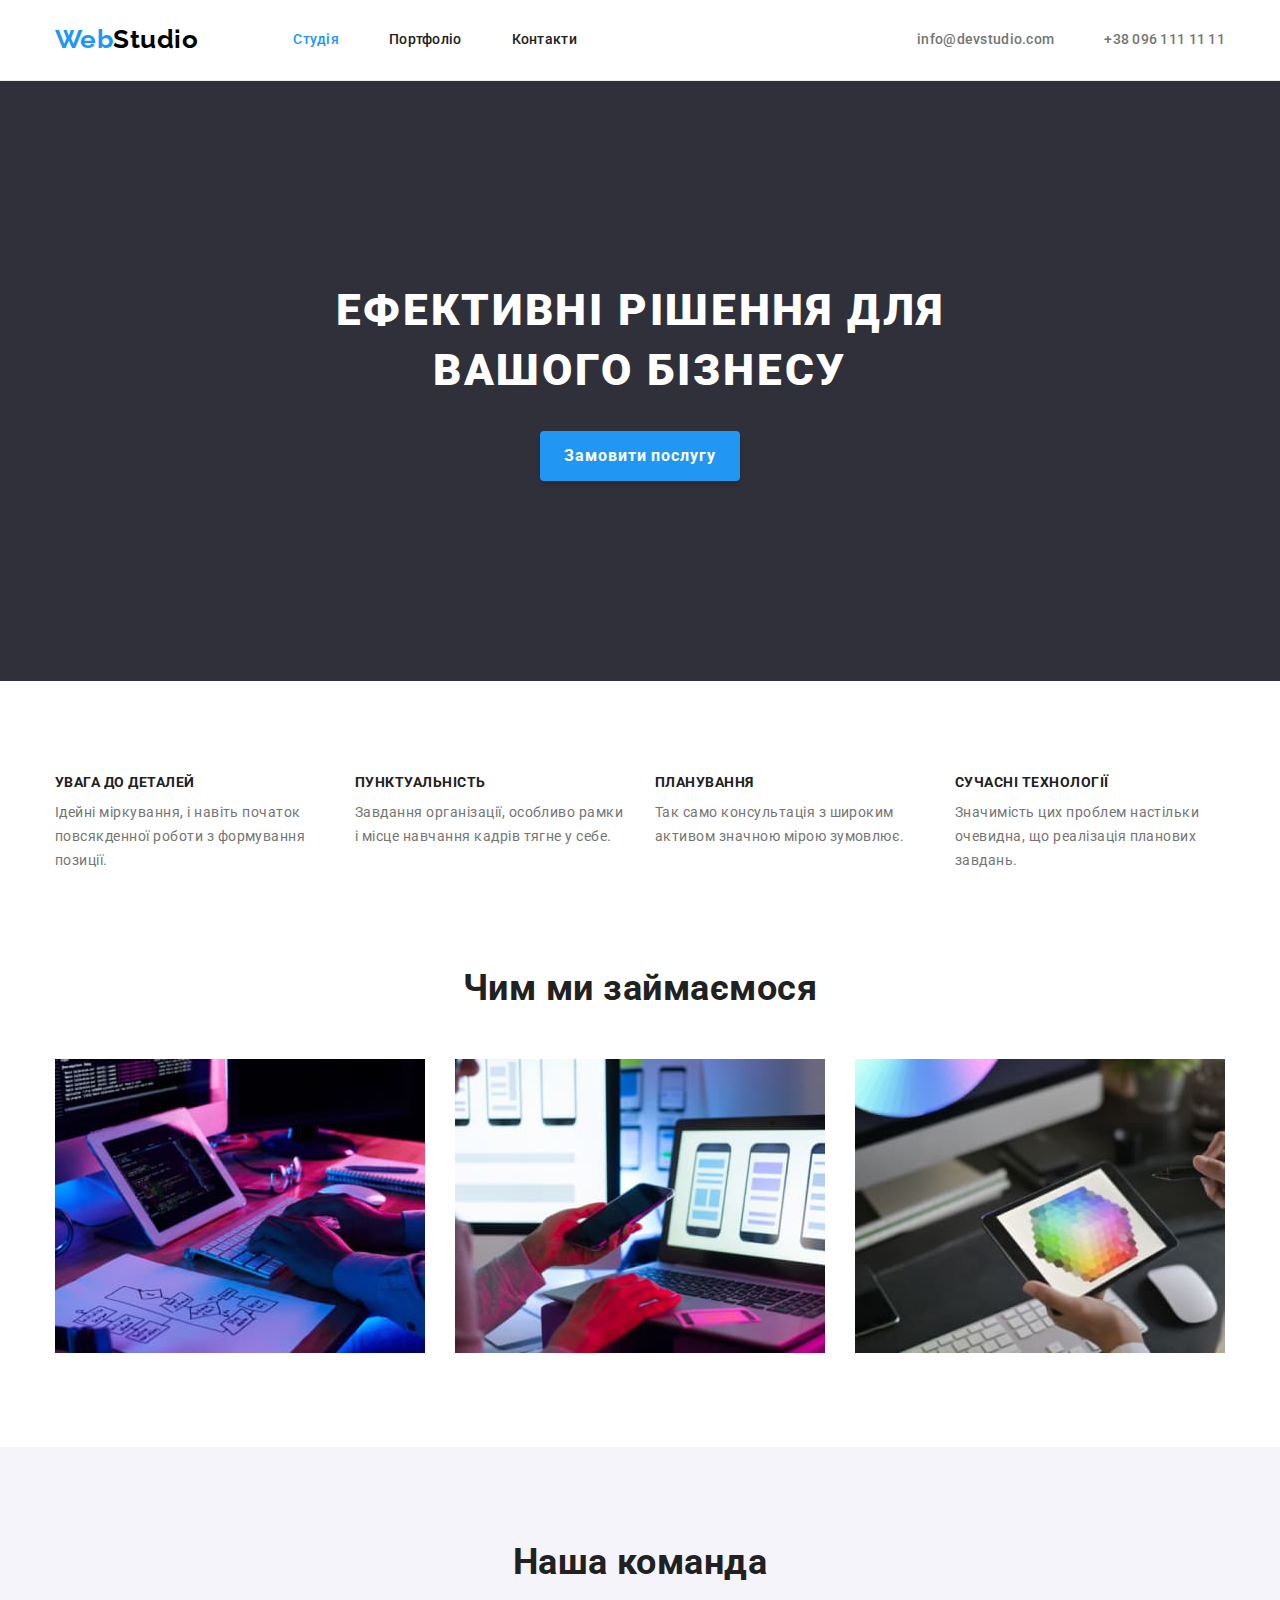
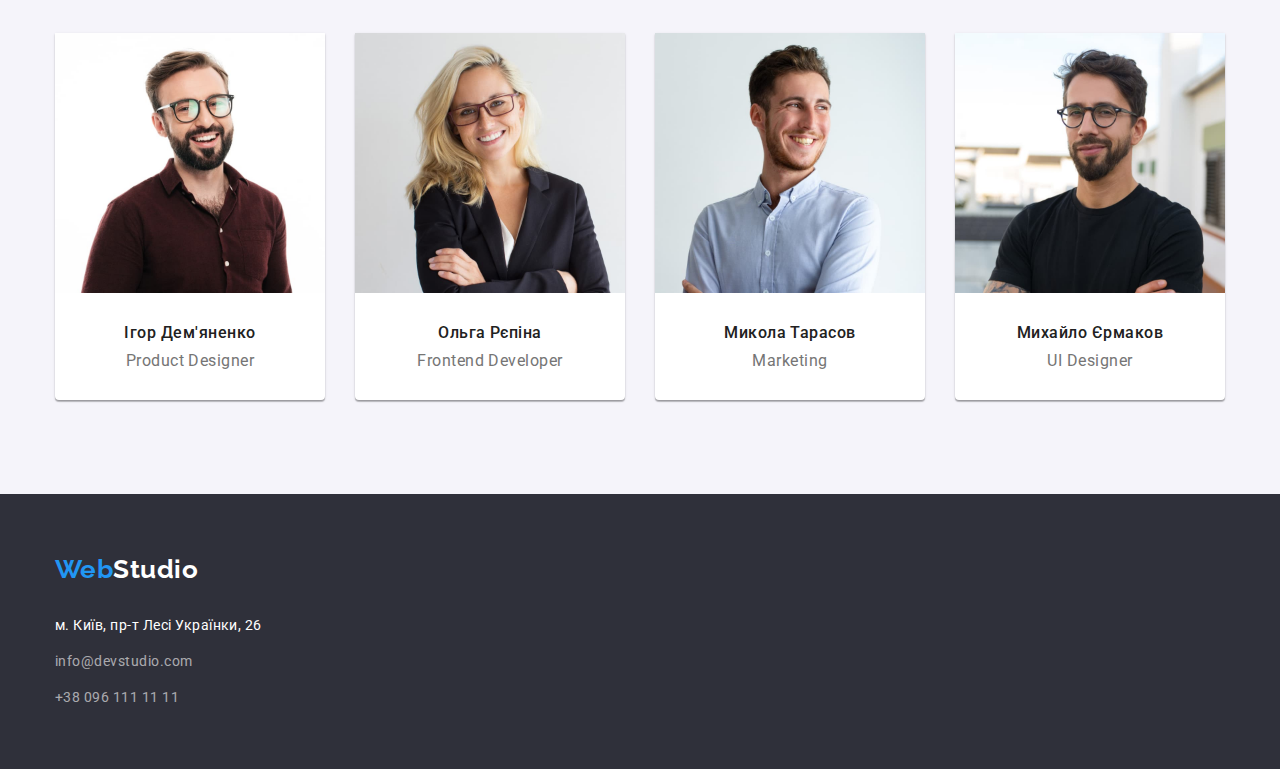
<file: index.html>
<!DOCTYPE html>
<html lang="uk">
  <head>
    <meta charset="UTF-8" />
    <meta http-equiv="X-UA-Compatible" content="IE=edge" />
    <meta name="viewport" content="width=device-width, initial-scale=1.0" />
    <title>Web studio</title>
    <link rel="preconnect" href="https://fonts.googleapis.com" />
    <link rel="preconnect" href="https://fonts.gstatic.com" crossorigin />
    <link
      href="https://fonts.googleapis.com/css2?family=Raleway:wght@700&family=Roboto:wght@400;500;700;900&display=swap"
      rel="stylesheet"
    />
    <link
      rel="stylesheet"
      href="https://cdnjs.cloudflare.com/ajax/libs/modern-normalize/1.0.0/modern-normalize.min.css"
    />
    <link rel="stylesheet" href="./css/styles.css" />
  </head>

  <body>
    <header class="page-header">
      <div class="container">
        <nav class="page-nav">
          <a href="./index.html" class="logo"
            >Web<span class="logo-black">Studio</span></a
          >
          <ul class="site-nav list">
            <li class="site-nav-item">
              <a href="./index.html" class="link current">Студія</a>
            </li>
            <li class="site-nav-item">
              <a href="./portfolio.html" class="link">Портфоліо</a>
            </li>
            <li class="site-nav-item"><a href="#" class="link">Контакти</a></li>
          </ul>
        </nav>

        <ul class="auth-nav list">
          <li class="auth-nav-item">
            <a href="meilto:info@devstudio.com" class="link"
              >info@devstudio.com</a
            >
          </li>
          <li class="auth-nav-item">
            <a href="tel:+380961111111" class="link">+38 096 111 11 11</a>
          </li>
        </ul>
      </div>
    </header>

    <main>
      <!-- Шапка сайту -->
      <section class="hero">
        <div class="container">
          <h1 class="hero-title">Ефективні рішення для вашого бізнесу</h1>
          <button type="button" class="hero-button">Замовити послугу</button>
        </div>
      </section>

      <!-- Особливості -->
      <section class="features">
        <div class="container">
          <h2 class="visually-hidden">Особливості</h2>
          <ul class="features-list list">
            <li>
              <h3 class="features-title">Увага до деталей</h3>
              <p class="features-text">
                Ідейні міркування, і навіть початок повсякденної роботи з
                формування позиції.
              </p>
            </li>
            <li>
              <h3 class="features-title">Пунктуальність</h3>
              <p class="features-text">
                Завдання організації, особливо рамки і місце навчання кадрів
                тягне у себе.
              </p>
            </li>
            <li>
              <h3 class="features-title">Планування</h3>
              <p class="features-text">
                Так само консультація з широким активом значною мірою зумовлює.
              </p>
            </li>
            <li>
              <h3 class="features-title">Сучасні технології</h3>
              <p class="features-text">
                Значимість цих проблем настільки очевидна, що реалізація
                планових завдань.
              </p>
            </li>
          </ul>
        </div>
      </section>

      <!-- Чим ми займаємось -->
      <section class="box">
        <div class="container">
          <h2 class="box-title">Чим ми займаємося</h2>
          <ul class="list">
            <li>
              <img
                src="./images/img1.jpg"
                alt="Веб-сайти"
                width="370"
                class="no-gap"
              />
            </li>
            <li>
              <img
                src="./images/img2.jpg"
                alt="Мобільні застосунки"
                width="370"
                class="no-gap"
              />
            </li>
            <li>
              <img
                src="./images/img3.jpg"
                alt="Дизайн"
                width="370"
                class="no-gap"
              />
            </li>
          </ul>
        </div>
      </section>

      <!-- --------------------------------------------------------------- -->
      <!-- Наша команда -->
      <section class="team">
        <div class="container">
          <h2 class="team-title">Наша команда</h2>
          <ul class="list">
            <li class="team-card">
              <img
                src="./images/photo1.jpg"
                alt="Фотографія Ігор Дем'яненко"
                width="270"
                class="no-gap"
              />
              <div class="team-card-title">
                <h3 class="team-name">Ігор Дем'яненко</h3>
                <p class="team-text">Product Designer</p>
              </div>
            </li>
            <li class="team-card">
              <img
                src="./images/photo2.jpg"
                alt="Фотографія Ольга Рєпіна"
                width="270"
                class="no-gap"
              />
              <div class="team-card-title">
                <h3 class="team-name">Ольга Рєпіна</h3>
                <p class="team-text">Frontend Developer</p>
              </div>
            </li>
            <li class="team-card">
              <img
                src="./images/photo3.jpg"
                alt="Фотографія Микола Тарасов"
                width="270"
                class="no-gap"
              />
              <div class="team-card-title">
                <h3 class="team-name">Микола Тарасов</h3>
                <p class="team-text">Marketing</p>
              </div>
            </li>
            <li class="team-card">
              <img
                src="./images/photo4.jpg"
                alt="Фотографія Михайло Єрмаков"
                width="270"
                class="no-gap"
              />
              <div class="team-card-title">
                <h3 class="team-name">Михайло Єрмаков</h3>
                <p class="team-text">UI Designer</p>
              </div>
            </li>
          </ul>
        </div>
      </section>
    </main>

    <!-- Футер з адресою -->
    <footer class="footer">
      <div class="container">
        <a href="./index.html" class="logo"
          >Web<span class="logo-white">Studio</span></a
        >
        <address>
          <ul class="list">
            <li>
              <a
                href="https://goo.gl/maps/CPtrU1FHBa2aNyZL9"
                target="_blank"
                rel="noopener noreferrer nofollow"
                class="adress-link"
              >
                м. Київ, пр-т Лесі Українки, 26</a
              >
            </li>
            <li>
              <a href="mailto:info@devstudio.com" class="mail-link"
                >info@devstudio.com</a
              >
            </li>
            <li>
              <a href="tel:+380961111111" class="tel-link">+38 096 111 11 11</a>
            </li>
          </ul>
        </address>
      </div>
    </footer>
  </body>
</html>
</file>
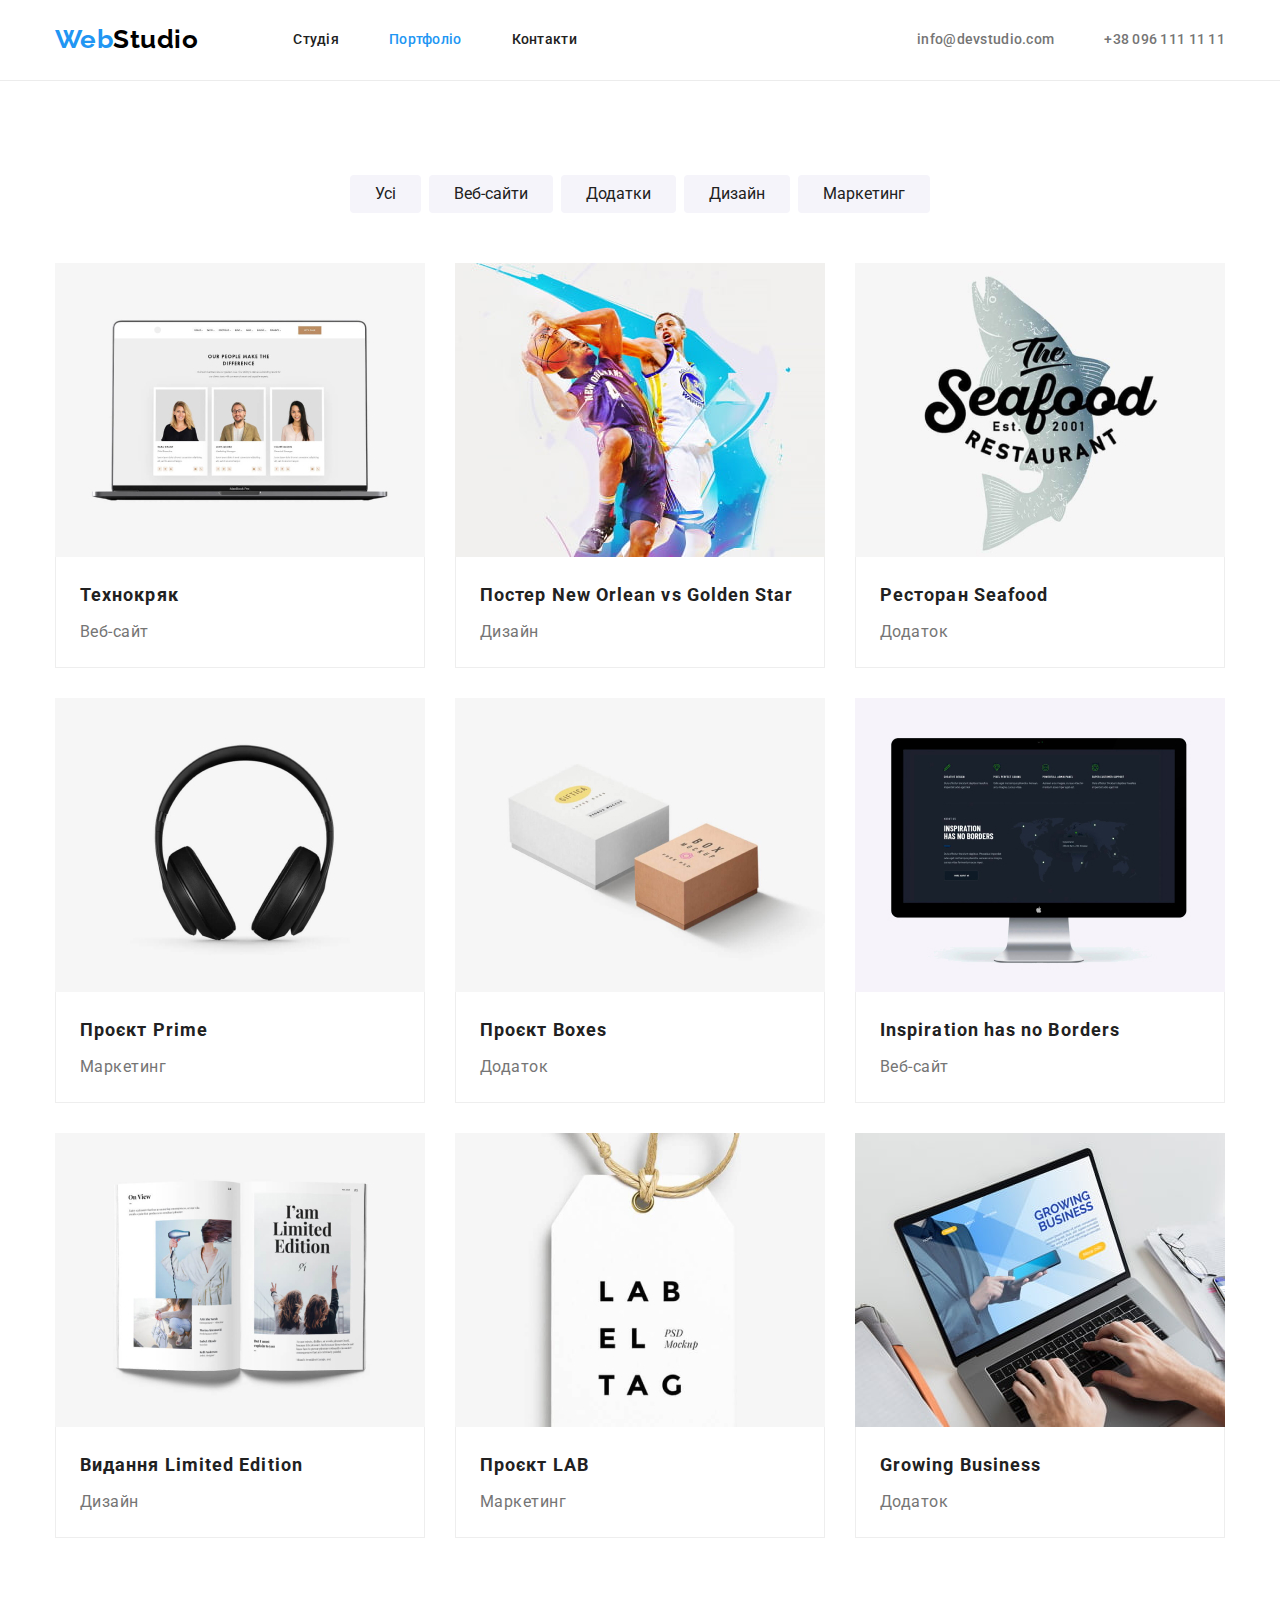
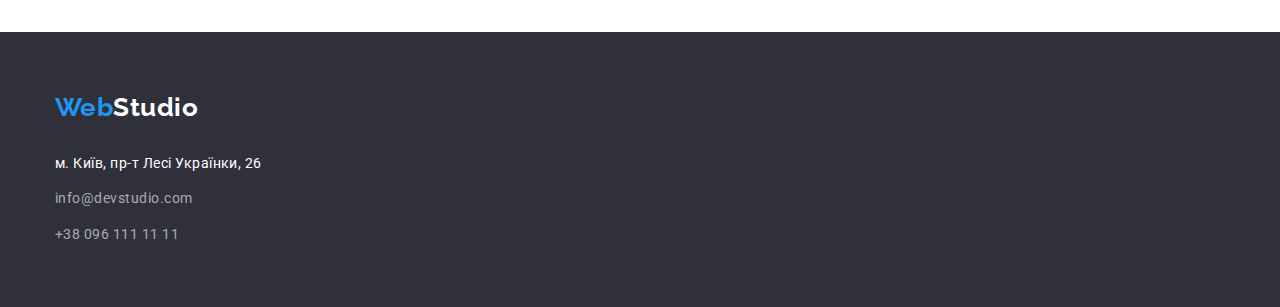
<file: portfolio.html>
<!DOCTYPE html>
<html lang="uk">
  <head>
    <meta charset="UTF-8" />
    <meta http-equiv="X-UA-Compatible" content="IE=edge" />
    <meta name="viewport" content="width=device-width, initial-scale=1.0" />
    <title>Web studio</title>
    <link rel="preconnect" href="https://fonts.googleapis.com" />
    <link rel="preconnect" href="https://fonts.gstatic.com" crossorigin />
    <link
      href="https://fonts.googleapis.com/css2?family=Raleway:wght@700&family=Roboto:wght@400;500;700;900&display=swap"
      rel="stylesheet"
    />
    <link
      rel="stylesheet"
      href="https://cdnjs.cloudflare.com/ajax/libs/modern-normalize/1.0.0/modern-normalize.min.css"
    />
    <link rel="stylesheet" href="./css/styles.css" />
  </head>

  <body>
    <header class="page-header">
      <div class="container">
        <nav class="page-nav">
          <a href="./index.html" class="logo"
            >Web<span class="logo-black">Studio</span></a
          >
          <ul class="site-nav list">
            <li class="site-nav-item">
              <a href="./index.html" class="link">Студія</a>
            </li>
            <li class="site-nav-item">
              <a href="./portfolio.html" class="link current">Портфоліо</a>
            </li>
            <li class="site-nav-item"><a href="#" class="link">Контакти</a></li>
          </ul>
        </nav>

        <ul class="auth-nav list">
          <li class="auth-nav-item">
            <a href="meilto:info@devstudio.com" class="link"
              >info@devstudio.com</a
            >
          </li>
          <li class="auth-nav-item">
            <a href="tel:+380961111111" class="link">+38 096 111 11 11</a>
          </li>
        </ul>
      </div>
    </header>

    <main>
      <section class="page-portfolio">
        <div class="container">
          <h1 class="visually-hidden">Наші роботи</h1>

          <!-- Фільтри -->
          <ul class="page-filter list">
            <li><button type="button" class="filters-button">Усі</button></li>
            <li>
              <button type="button" class="filters-button">Веб-сайти</button>
            </li>
            <li>
              <button type="button" class="filters-button">Додатки</button>
            </li>
            <li>
              <button type="button" class="filters-button">Дизайн</button>
            </li>
            <li>
              <button type="button" class="filters-button">Маркетинг</button>
            </li>
          </ul>

          <!-- Роботи -->
          <ul class="page-works list">
            <li class="works-item">
              <img
                src="./images/project1.jpg"
                alt="Технокряк"
                width="370"
                height="294"
                class="no-gap"
              />
              <div>
                <h2 class="works-title">Технокряк</h2>
                <p class="works-text">Веб-сайт</p>
              </div>
            </li>
            <li class="works-item">
              <img
                src="./images/project2.jpg"
                alt="Постер New Orlean vs Golden Star"
                width="370"
                height="294"
                class="no-gap"
              />
              <div>
                <h2 class="works-title">Постер New Orlean vs Golden Star</h2>
                <p class="works-text">Дизайн</p>
              </div>
            </li>
            <li class="works-item">
              <img
                src="./images/project3.jpg"
                alt="Ресторан Seafood"
                width="370"
                height="294"
                class="no-gap"
              />
              <div>
                <h2 class="works-title">Ресторан Seafood</h2>
                <p class="works-text">Додаток</p>
              </div>
            </li>
            <li class="works-item">
              <img
                src="./images/project4.jpg"
                alt="Проєкт Prime"
                width="370"
                height="294"
                class="no-gap"
              />
              <div>
                <h2 class="works-title">Проєкт Prime</h2>
                <p class="works-text">Маркетинг</p>
              </div>
            </li>
            <li class="works-item">
              <img
                src="./images/project5.jpg"
                alt="Проєкт Boxes"
                width="370"
                height="294"
                class="no-gap"
              />
              <div>
                <h2 class="works-title">Проєкт Boxes</h2>
                <p class="works-text">Додаток</p>
              </div>
            </li>
            <li class="works-item">
              <img
                src="./images/project6.jpg"
                alt="Inspiration has no Borders"
                width="370"
                height="294"
                class="no-gap"
              />
              <div>
                <h2 class="works-title">Inspiration has no Borders</h2>
                <p class="works-text">Веб-сайт</p>
              </div>
            </li>
            <li class="works-item">
              <img
                src="./images/project7.jpg"
                alt="Видання Limited Edition"
                width="370"
                height="294"
                class="no-gap"
              />
              <div>
                <h2 class="works-title">Видання Limited Edition</h2>
                <p class="works-text">Дизайн</p>
              </div>
            </li>
            <li class="works-item">
              <img
                src="./images/project8.jpg"
                alt="Проєкт LAB"
                width="370"
                height="294"
                class="no-gap"
              />
              <div>
                <h2 class="works-title">Проєкт LAB</h2>
                <p class="works-text">Маркетинг</p>
              </div>
            </li>
            <li class="works-item">
              <img
                src="./images/project9.jpg"
                alt="Growing Business"
                width="370"
                height="294"
                class="no-gap"
              />
              <div>
                <h2 class="works-title">Growing Business</h2>
                <p class="works-text">Додаток</p>
              </div>
            </li>
          </ul>
        </div>
      </section>
    </main>

    <!-- Футер з адресою -->
    <footer class="footer">
      <div class="container">
        <a href="./index.html" class="logo"
          >Web<span class="logo-white">Studio</span></a
        >
        <address>
          <ul class="list">
            <li>
              <a
                href="https://goo.gl/maps/CPtrU1FHBa2aNyZL9"
                target="_blank"
                rel="noopener noreferrer nofollow"
                class="adress-link"
              >
                м. Київ, пр-т Лесі Українки, 26</a
              >
            </li>
            <li>
              <a href="mailto:info@devstudio.com" class="mail-link"
                >info@devstudio.com</a
              >
            </li>
            <li>
              <a href="tel:+380961111111" class="tel-link">+38 096 111 11 11</a>
            </li>
          </ul>
        </address>
      </div>
    </footer>
  </body>
</html>
</file>
<file: css/styles.css>
:root {
  --font-color: #757575;
  --title-font-color: #212121;
  --site-accent-color: #2196f3;
  --bg-active-button: #188ce8;
  --logo-color-white: #ffffff;
  --logo-color-black: #000000;
  --hero-title-color: #ffffff;
  --backgraund-color: #ffffff;
  --hero-backgraund-color: #2f303a;
  --team-backgraund-color: #f5f4fa;
}
body {
  font-family: 'Roboto', sans-serif;
  color: var(--font-color);
  letter-spacing: 0.03em;
  background-color: var(--backgraund-color);
}
.list {
  margin: 0;
  padding-left: 0;
  list-style-type: none;
}
.visually-hidden {
  position: absolute;
  white-space: nowrap;
  width: 1px;
  height: 1px;
  overflow: hidden;
  border: 0;
  padding: 0;
  clip: rect(0 0 0 0);
  clip-path: inset(50%);
  margin: -1px;
}
.no-gap {
  display: block;
}
.container {
  width: 1200px;
  padding-left: 15px;
  padding-right: 15px;
  margin-left: auto;
  margin-right: auto;
}

/* header, nav, auth */
.page-header {
  border-bottom: 1px solid #ececec;
}
.page-header > .container {
  display: flex;
  justify-content: space-between;
  align-items: center;
}
.page-nav {
  display: flex;
  gap: 95px;
  align-items: center;
}
.logo {
  font-family: 'Raleway';
  font-weight: 700;
  font-size: 26px;
  line-height: 1.2;
  text-decoration: none;
  color: var(--site-accent-color);
}
.page-nav .logo {
  display: inline-block;
  padding-top: 24px;
  padding-bottom: 25px;
}
.logo-black {
  color: var(--logo-color-black);
}
.logo-white {
  color: var(--logo-color-white);
}
.link {
  font-weight: 500;
  font-size: 14px;
  line-height: 1.14;
  letter-spacing: 0.02em;
  text-decoration-line: none;
}
.page-header .link {
  display: inline-block;
  padding-top: 32px;
  padding-bottom: 32px;
}
.site-nav {
  display: flex;
  gap: 50px;
}
.auth-nav {
  display: flex;
  gap: 50px;
}
.site-nav .link {
  color: var(--title-font-color);
}
.auth-nav .link {
  color: var(--font-color);
}
.site-nav .link:hover,
.site-nav .link:focus,
.site-nav .current,
.auth-nav .link:hover,
.auth-nav .link:focus,
.adress:focus,
.adress:hover,
.mail:focus,
.mail:hover,
.tel:focus,
.tel:hover {
  color: var(--site-accent-color);
}

/* hero */
.hero {
  background-color: var(--hero-backgraund-color);
  padding-top: 200px;
  padding-bottom: 200px;
}
.hero > .container {
  text-align: center;
}
.hero-title {
  width: 696px;
  font-weight: 900;
  font-size: 44px;
  line-height: 1.36;
  letter-spacing: 0.06em;
  text-transform: uppercase;
  color: var(--hero-title-color);
  margin-right: auto;
  margin-left: auto;
  margin-top: 0;
  margin-bottom: 30px;
}
.hero-button {
  font-family: inherit;
  padding: 10px 24px;
  background: var(--site-accent-color);
  box-shadow: 0px 4px 4px rgba(0, 0, 0, 0.15);
  border-radius: 4px;
  font-weight: 700;
  font-size: 16px;
  line-height: 1.88;
  letter-spacing: 0.06em;
  text-align: center;
  color: var(--hero-title-color);
  cursor: pointer;
  border: none;
}
.hero-button:hover,
.hero-button:focus {
  background: var(--bg-active-button);
}

/* features */
.features {
  padding-top: 94px;
}
.features-list {
  display: flex;
  gap: 30px;
}
.features-list > li {
  flex-basis: calc((100% - 3 * 30px) / 4);
}
.features-title {
  font-size: 14px;
  line-height: 1.14;
  text-transform: uppercase;
  color: var(--title-font-color);
  margin-top: 0;
  margin-bottom: 10px;
}
.features-text {
  font-size: 14px;
  line-height: 1.71;
  margin: 0;
}

/* Box */
.box {
  padding-top: 94px;
  padding-bottom: 94px;
}
.box .list {
  display: flex;
  gap: 30px;
}
.box .list > li {
  flex-basis: calc((100% - 3 * 30px) / 4);
}

/* team */
.team {
  background-color: var(--team-backgraund-color);
  padding: 94px 0px;
}
.box-title,
.team-title {
  font-size: 36px;
  line-height: 1.17;
  text-align: center;
  color: var(--title-font-color);
  margin-top: 0;
  margin-bottom: 50px;
}
.team .list {
  display: flex;
  gap: 30px;
}
.team-card {
  box-shadow: 0px 1px 3px rgba(0, 0, 0, 0.12), 0px 1px 1px rgba(0, 0, 0, 0.14),
    0px 2px 1px rgba(0, 0, 0, 0.2);
  border-bottom-left-radius: 4px;
  border-bottom-right-radius: 4px;
  background: var(--backgraund-color);
  flex-basis: calc((100% - 3 * 30px) / 4);
}
.team-card-title {
  padding-top: 30px;
  padding-bottom: 30px;
}
.team-name {
  font-weight: 500;
  font-size: 16px;
  line-height: 1.2;
  text-align: center;
  color: var(--title-font-color);
  margin-top: 0;
  margin-bottom: 10px;
}
.team-text {
  text-align: center;
  margin-top: 0;
  margin-bottom: 0;
}

/* portfolio */
.page-portfolio {
  padding-top: 94px;
  padding-bottom: 94px;
}
.page-filter {
  display: flex;
  justify-content: center;
  gap: 8px;
}
.filters-button {
  font-family: inherit;
  font-size: 16px;
  line-height: 1.62;
  text-align: center;
  color: var(--title-font-color);
  background-color: var(--team-backgraund-color);
  cursor: pointer;
  border-radius: 4px;
  padding: 6px 25px;
  border: none;
}
.filters-button:hover,
.filters-button:focus {
  color: var(--hero-title-color);
  background-color: var(--site-accent-color);

  box-shadow: 0px 3px 1px rgba(0, 0, 0, 0.1), 0px 1px 2px rgba(0, 0, 0, 0.08),
    0px 2px 2px rgba(0, 0, 0, 0.12);
}

/* works */
.page-works {
  margin-top: 50px;
  display: flex;
  gap: 30px;
  flex-wrap: wrap;
}
.works-item {
  flex-basis: calc((100% - 2 * 30px) / 3);
  overflow: hidden;
}
.works-item > div {
  padding: 20px 24px;
  border-right: 1px solid #eeeeee;
  border-left: 1px solid #eeeeee;
  border-bottom: 1px solid #eeeeee;
}
.works-title {
  font-weight: 700;
  font-size: 18px;
  line-height: 2;
  letter-spacing: 0.06em;
  color: var(--title-font-color);
  margin-top: 0;
  margin-bottom: 4px;
}
.works-text {
  font-weight: 400;
  font-size: 16px;
  line-height: 1.88;
  margin: 0;
}
/* footer */
.footer {
  background-color: var(--hero-backgraund-color);
  padding-top: 60px;
  padding-bottom: 60px;
}
.footer address {
  margin-top: 28px;
}
.footer address li {
  margin-bottom: 12px;
}
.footer address li:last-child {
  margin-bottom: 0;
}
.adress-link {
  color: var(--hero-title-color);
}

.mail-link,
.tel-link {
  color: rgb(255, 255, 255, 0.6);
}

.adress-link,
.mail-link,
.tel-link {
  font-style: normal;
  font-size: 14px;
  line-height: 1.71;
  text-decoration-line: none;
}
</file>
